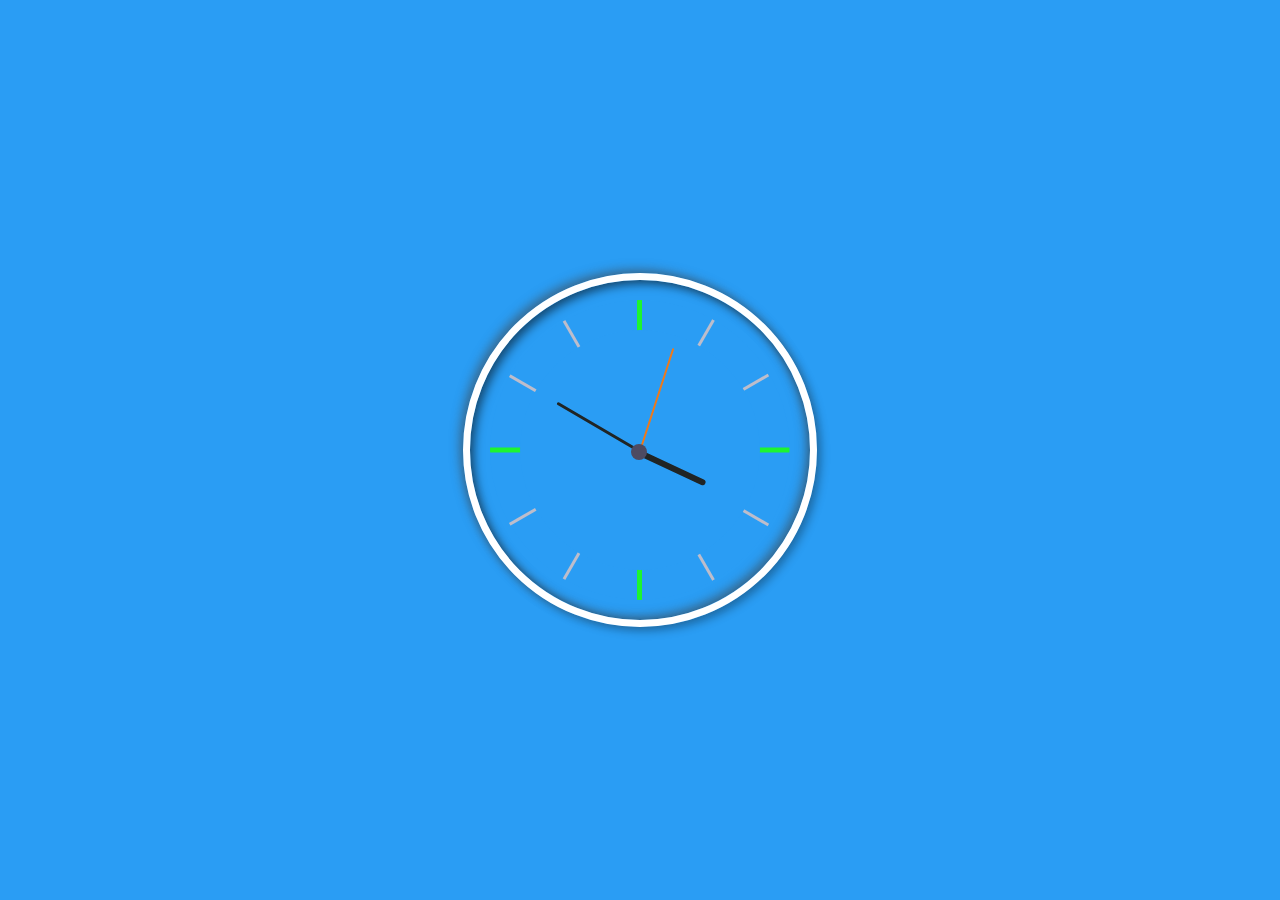
<file: aayush-meshram/index.html>
<html>
    <head>
        <link rel="stylesheet" href="style.css">
      </head>
    <body>
        <div class="clock">
            <div class="outer-clock-face">
              <div class="marking marking-one"></div>
              <div class="marking marking-two"></div>
              <div class="marking marking-three"></div>
              <div class="marking marking-four"></div>
              <div class="inner-clock-face">
                <div class="hand hour-hand"></div>
                <div class="hand min-hand"></div>
                <div class="hand second-hand"></div>
              </div>
            </div>
          </div>
    </body>
    <script src="script.js"></script>
</html>
</file>
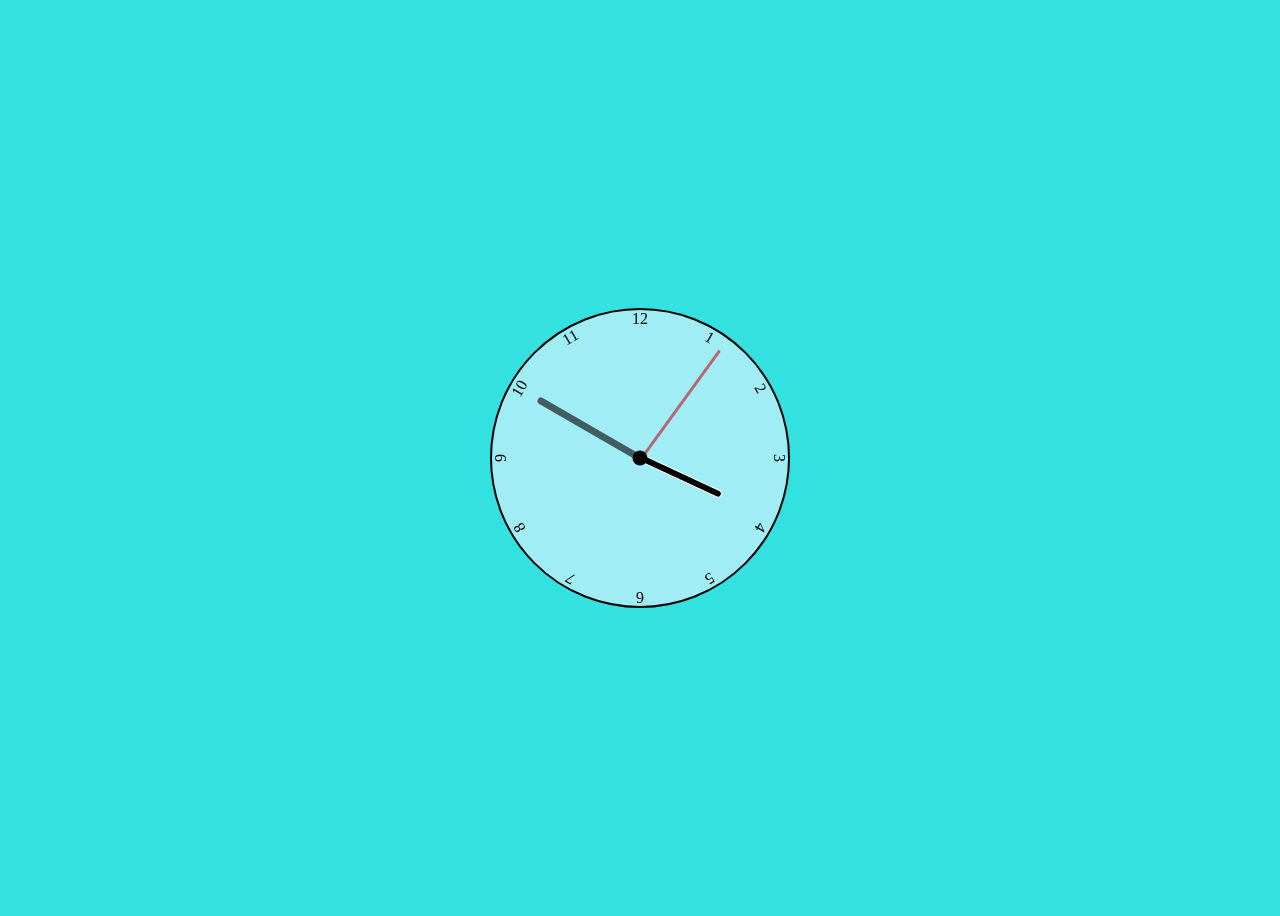
<file: arunkumar/index.html>
<!DOCTYPE html>
<html lang="en">
<head>
    <meta charset="UTF-8">
    <meta http-equiv="X-UA-Compatible" content="IE=edge">
    <meta name="viewport" content="width=device-width, initial-scale=1.0">
    <link rel="stylesheet" href="index.css">
    <script src="index.js"></script>

    <title>Analog  Clock from the Scratch</title>
</head>
<body>
    <div class = "circle">
        <div id = "hour"></div>
        <div id="minute"></div>
        <div id ="second"></div>
        <div class="number number1">1</div>
        <div class="number number2">2</div>
        <div class="number number3">3</div>
        <div class="number number4">4</div>
        <div class="number number5">5</div>
        <div class="number number6">6</div>
        <div class="number number7">7</div>
        <div class="number number8">8</div>
        <div class="number number9">9</div>
        <div class="number number10">10</div>
        <div class="number number11">11</div>
        <div class="number number12">12</div>
    </div>
</body>
</html>
</file>
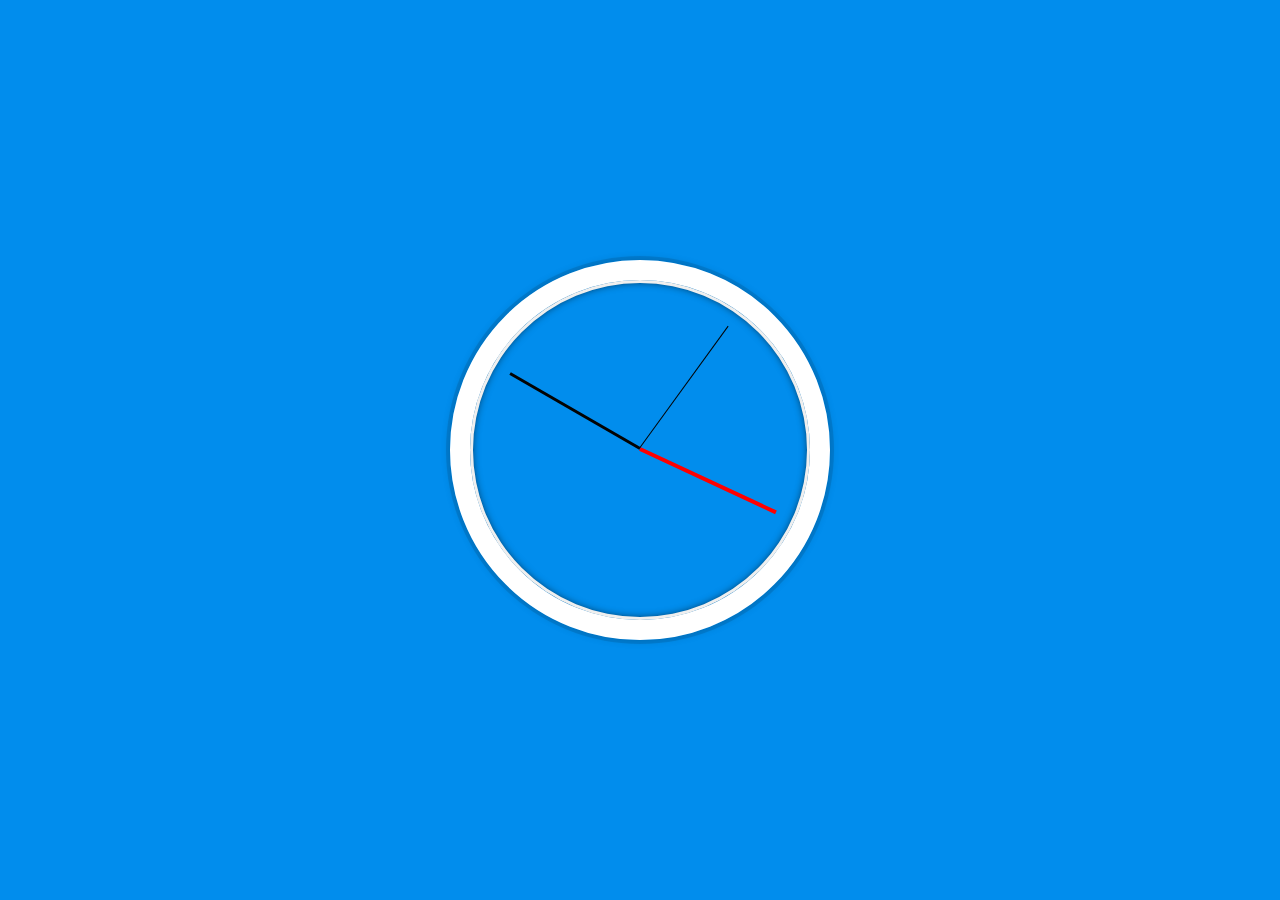
<file: ritik/index.html>
<!DOCTYPE html>
<html lang="en">

<head>
    <meta charset="UTF-8">
    <title>Tick-Tock Clock</title>
    <link rel="icon" href="https://fav.farm/🔥" />
    <style>

html {
      background: #018DED url(https://unsplash.it/1500/1000?image=881&blur=5);
      background-size: cover;
      font-family: 'helvetica neue';
      text-align: center;
      font-size: 10px;
    }

body {
    margin: 0;
    font-size: 2rem;
    display: flex;
    flex: 1;
    min-height: 100vh;
    align-items: center;
    }

.clock {
    width: 30rem;
    height: 30rem;
    border: 20px solid white;
    border-radius: 50%;
    margin: 50px auto;
    position: relative;
    padding: 2rem;
    box-shadow:
        0 0 0 4px rgba(0,0,0,0.1),
        inset 0 0 0 3px #EFEFEF,
        inset 0 0 10px black,
        0 0 10px rgba(0,0,0,0.2);
    }

.clock-face {
    position: relative;
    width: 100%;
    height: 100%;
    transform: translateY(-3px); /* account for the height of the clock hands */
    }

.hand {
    transform-origin: right center; /* Updated center so that hands move about clock center */
    width: 50%;
    height: 6px;
    background: white;
    position: absolute;
    top: 50%;
    }

.hour-hand {
    height: 4px;
    background-color: red;
    }

.min-hand {
    height: 3px;
    background-color: rgb(3, 3, 3);
    }

.second-hand {
    height: 1px;
    background-color: rgb(3, 3, 4);
    }
    </style>

</head>

<body>


    <div class="clock">
        <div class="clock-face">
          <div class="hand hour-hand"></div>
          <div class="hand min-hand"></div>
          <div class="hand second-hand"></div>
        </div>
      </div>



    <script>
        function tickTock() {
    // First selecting hands using their respective class names using query selector
    const hourHand = document.querySelector('.hour-hand');
    const minuteHand = document.querySelector('.min-hand');
    const secondHand = document.querySelector('.second-hand');

    // Getting current time and updating the hands angle
    const date = new Date();
    const hour = date.getHours();
    const minute = date.getMinutes();
    const second = date.getSeconds();

    // Note that all below hands have 90 degrees added additionally, since they all start at 9'0 clock
    // Every hour, hour hand moves 30 degrees, and every 2 minutes it moves 1 degree
    var hoursAngle = (hour * 30) + (minute / 2) + 90;

    // Every minute, minute hand moves 6 degrees
    var minutesAngle = (minute * 6) + 90;

    // Every second, second hand moves 6 degrees
    var secondsAngle = (second * 6) + 90;

    // Rotating hands using css
    hourHand.style.transform = `rotate(${hoursAngle}deg)`;
    minuteHand.style.transform = `rotate(${minutesAngle}deg)`;
    secondHand.style.transform = `rotate(${secondsAngle}deg)`;
} 

// As the code loads, first update time and then do that same every 1 second
tickTock();
setInterval(tickTock, 1000);
    </script>
</body>

</html>
</file>
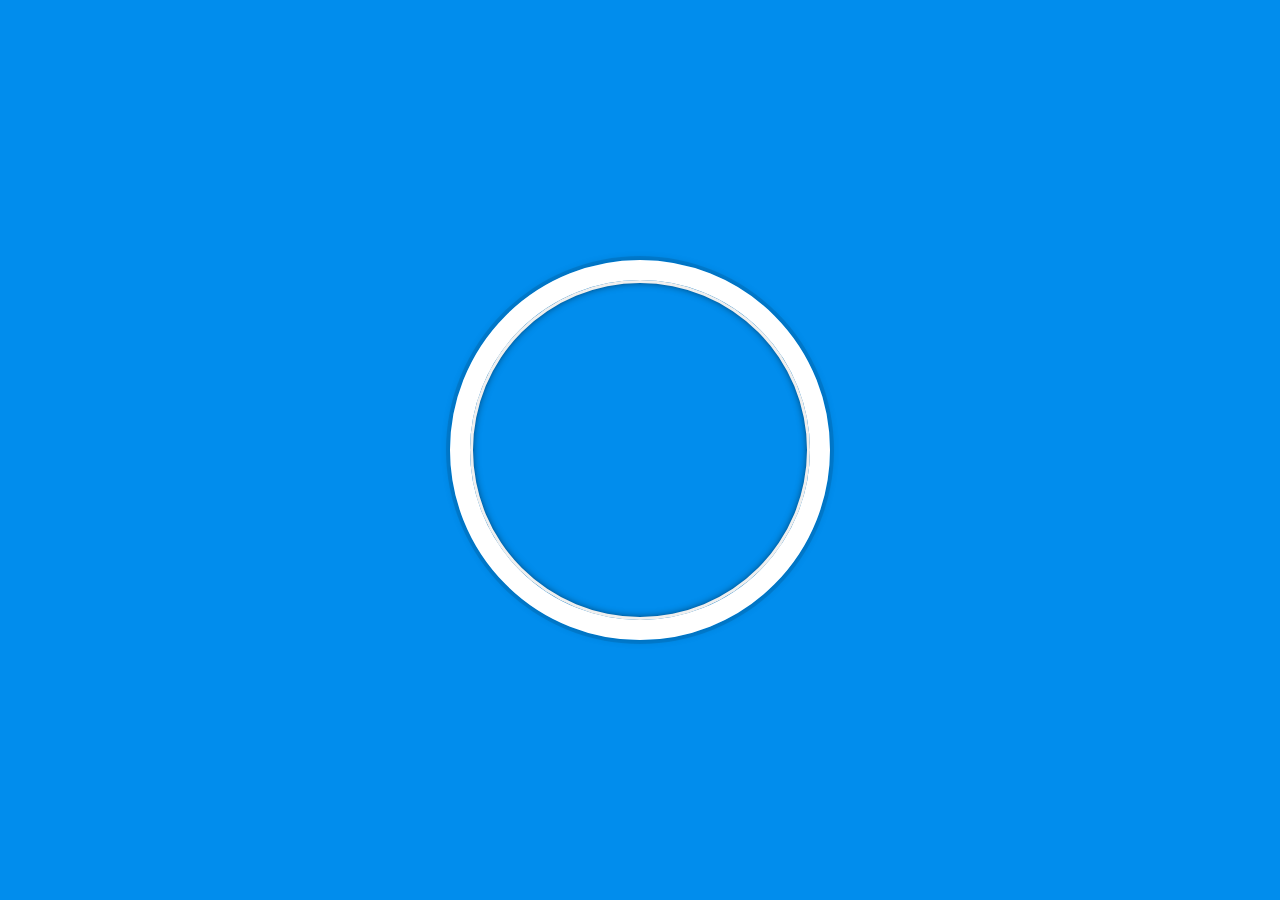
<file: tick-tock.html>
<!DOCTYPE html>
<html lang="en">

<head>
  <meta charset="UTF-8">
  <title>Tick-Tock Clock</title>
  <link rel="icon" href="https://fav.farm/🔥" />
</head>

<body>


  <div class="clock">
    <div class="clock-face">
      <div class="hand hour-hand"></div>
      <div class="hand minute-hand"></div>
      <div class="hand second-hand"></div>
    </div>
  </div>


  <style>
    html {
      background: #018DED url(https://unsplash.it/1500/1000?image=881&blur=5);
      background-size: cover;
      font-family: 'helvetica neue';
      text-align: center;
      font-size: 10px;
    }

    body {
      margin: 0;
      font-size: 2rem;
      display: flex;
      flex: 1;
      min-height: 100vh;
      align-items: center;
    }

    .clock {
      width: 30rem;
      height: 30rem;
      border: 20px solid white;
      border-radius: 50%;
      margin: 50px auto;
      position: relative;
      padding: 2rem;
      box-shadow:
        0 0 0 4px rgba(0, 0, 0, 0.1),
        inset 0 0 0 3px #EFEFEF,
        inset 0 0 10px black,
        0 0 10px rgba(0, 0, 0, 0.2);
    }

    .clock-face {
      position: relative;
      display: flex;
      width: 100%;
      height: 100%;
      transform: translateY(-3px);
      /* account for the height of the clock hands */
    }

      </style>

  <script>
    
  </script>
</body>
</html>
</file>
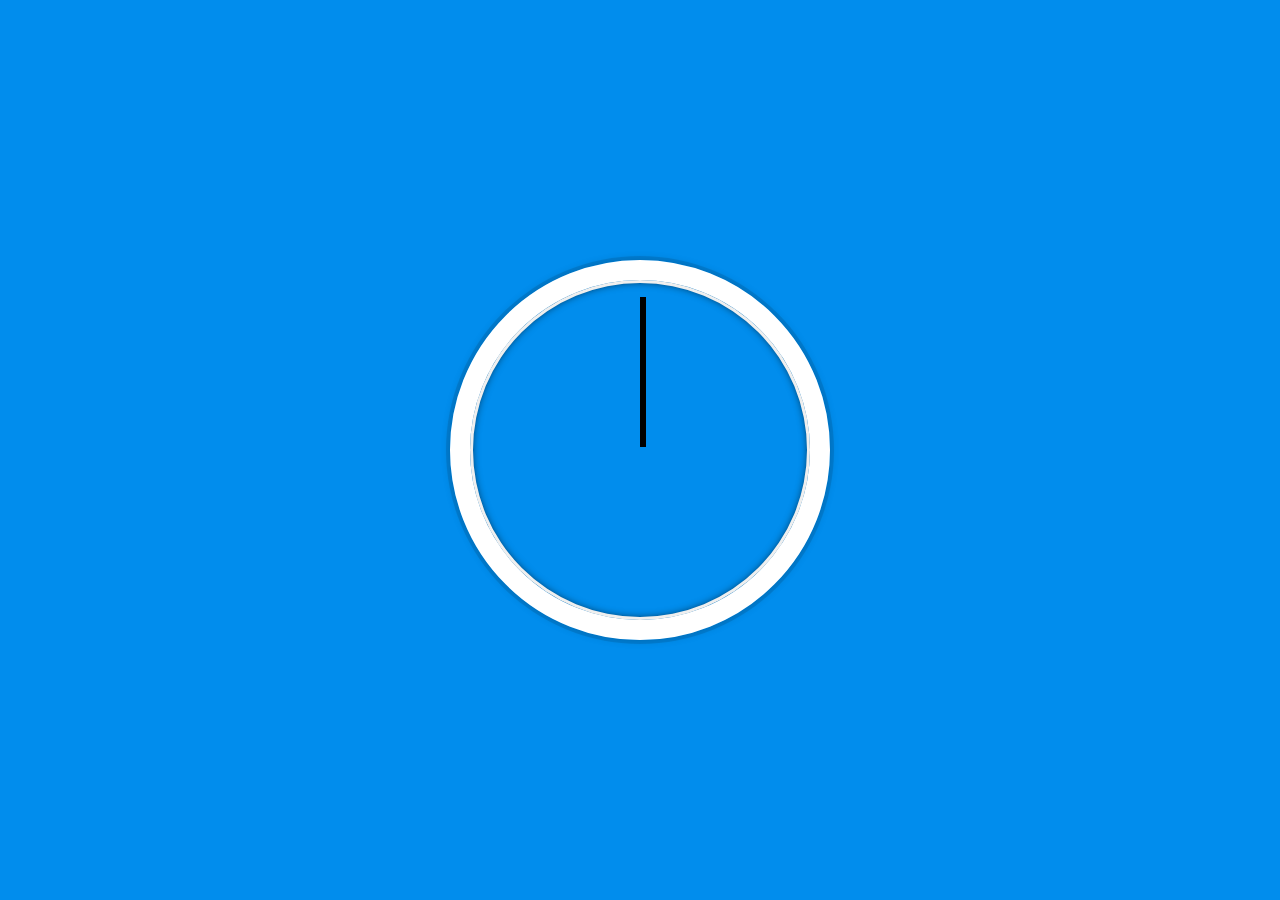
<file: ash/ash_ticktock.html>
<!DOCTYPE html>
<html lang="en">
<head>
  <meta charset="UTF-8">
  <title>Tick-Tock Clock</title>
  <link rel="icon" href="https://fav.farm/🔥" />
  <link rel="stylesheet" href="ash_ticktock.css">
</head>
<body>
    <div class="clock">
      <div class="clock-face">
        <div class="hand hour-hand"></div>
        <div class="hand min-hand"></div>
        <div class="hand second-hand"></div>
      </div>
    </div>
  
    <script src="ash_ticktock.js"></script>
</body>
</html>
</file>
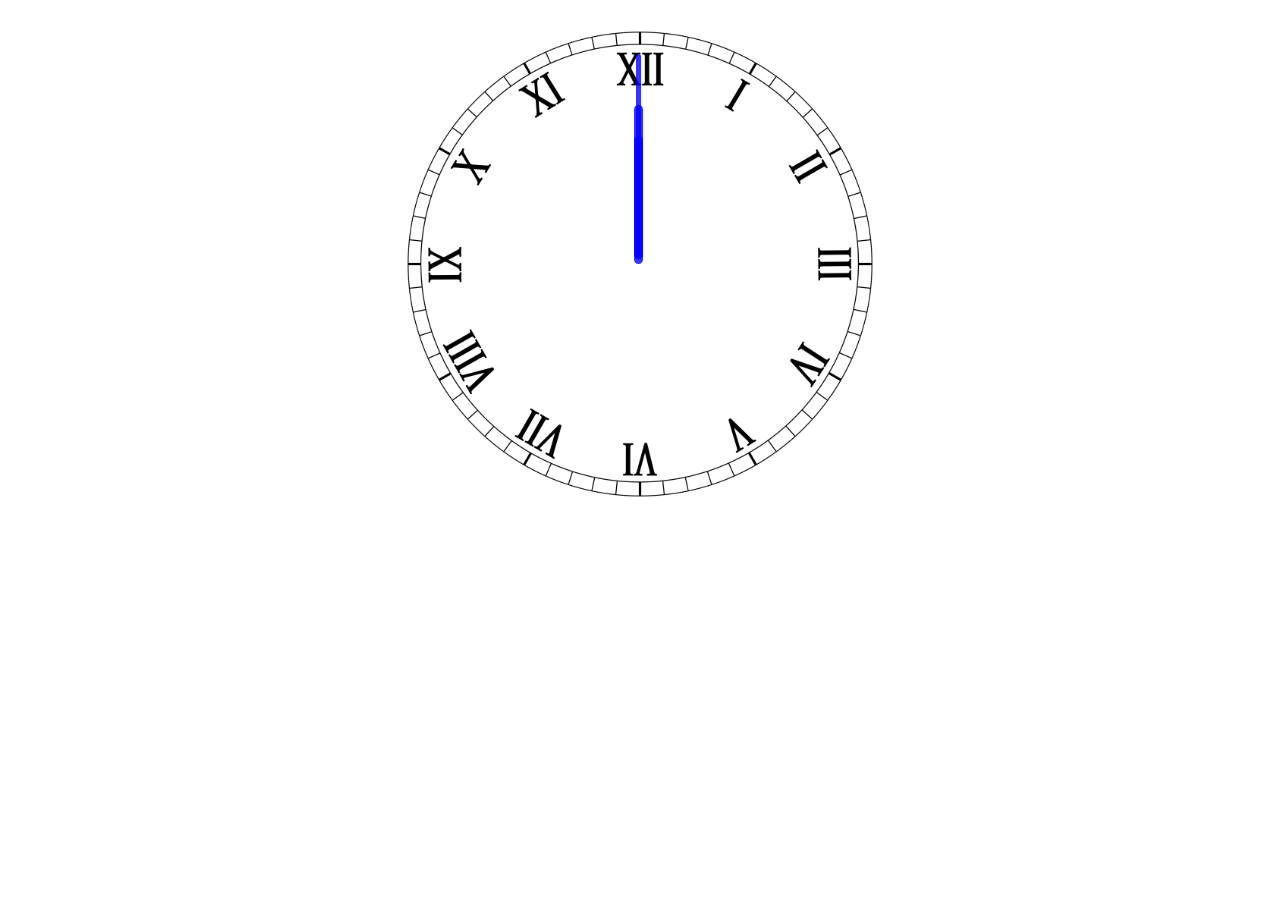
<file: harsh/clock.html>
<!DOCTYPE html>
<html lang="en">
<head>
	<link rel="stylesheet" href="style.css">
</head>
<script>
    setInterval(() => {
	d = new Date(); //object of date()
	hr = d.getHours();
	min = d.getMinutes();
	sec = d.getSeconds();
	hr_rotation = 30 * hr + min / 2; //converting current time
	min_rotation = 6 * min;
	sec_rotation = 6 * sec;
    
    // rotating the hour , min and second arms
	hour.style.transform = `rotate(${hr_rotation}deg)`;
	minute.style.transform = `rotate(${min_rotation}deg)`;
	second.style.transform = `rotate(${sec_rotation}deg)`;
}, 1000);

</script>
<body>
	<div id="clockContainer">
		<div id="hour"></div>
		<div id="minute"></div>
		<div id="second"></div>
	</div>
</body>
</html>
</file>
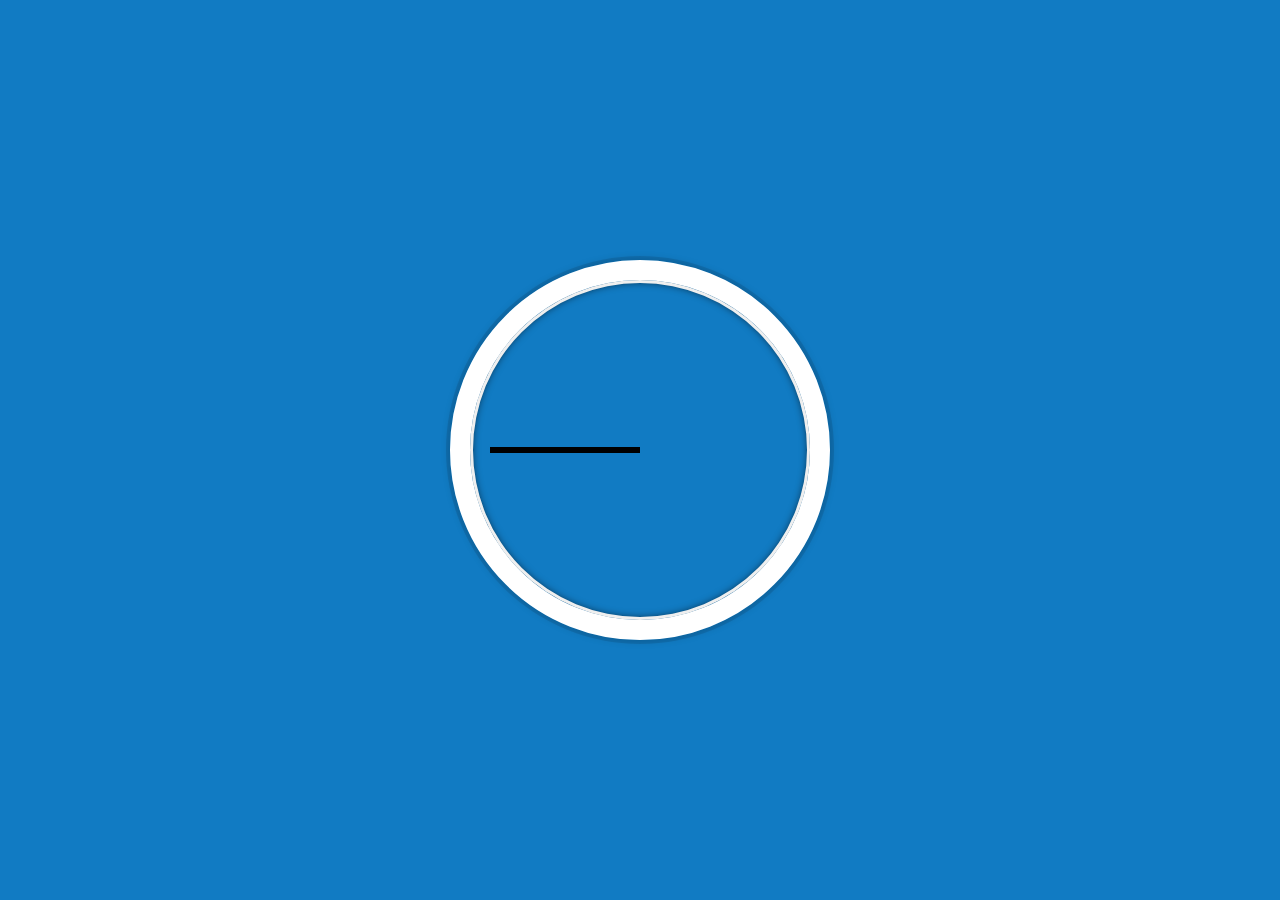
<file: pavan/clock.html>
<!DOCTYPE html>
<html lang="en">
<head>
  <meta charset="UTF-8">
  <title>Tick-Tock Clock</title>
  <link rel="icon" href="https://fav.farm/🔥" />
  <link rel="stylesheet" href="clock.css">
</head>
<body>


    <div class="clock">
      <div class="clock-face">
        <div class="hand hour-hand"></div>
        <div class="hand min-hand"></div>
        <div class="hand second-hand"></div>
      </div>
    </div>
    <script src="clock.js">
    </script>
</body>
</html>
</file>
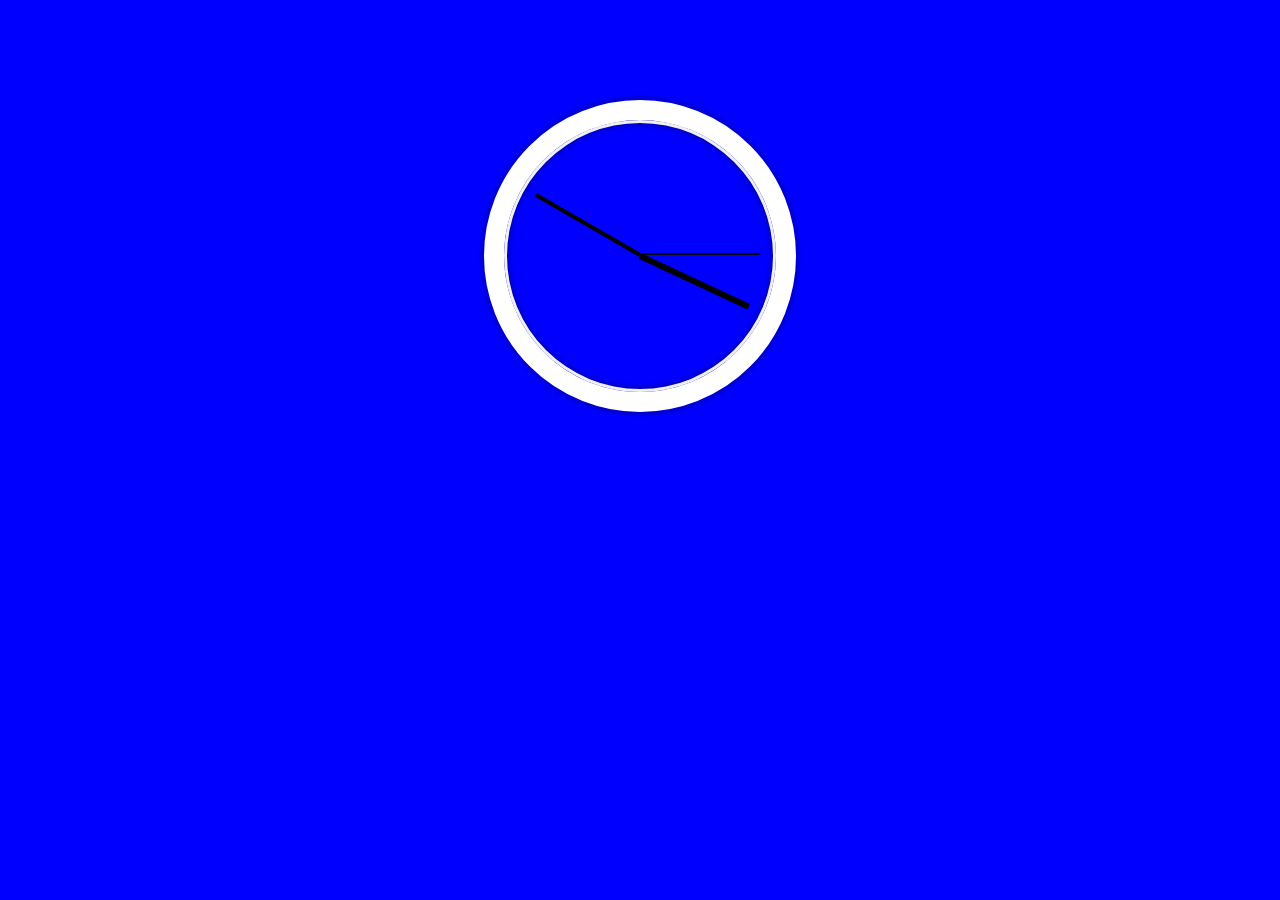
<file: pranav/pranav-clock.html>
<!DOCTYPE html>
<html lang="en">
<head>
  <meta charset="UTF-8">
  <title>Pranav's Tick-Tock Clock</title>
  <link rel="stylesheet" href="pranav-clock.css">
  
</head>
<body style="background-color: blue;">
    <div class="clock-rim">
      <div class="clock">
        <div class="hand" id="hour-hand"></div>
        <div class="hand" id="min-hand"></div>
        <div class="hand" id="second-hand"></div>
      </div>
    </div>  
</body>
<script src="pranav-clock.js"></script>
</html>
</file>
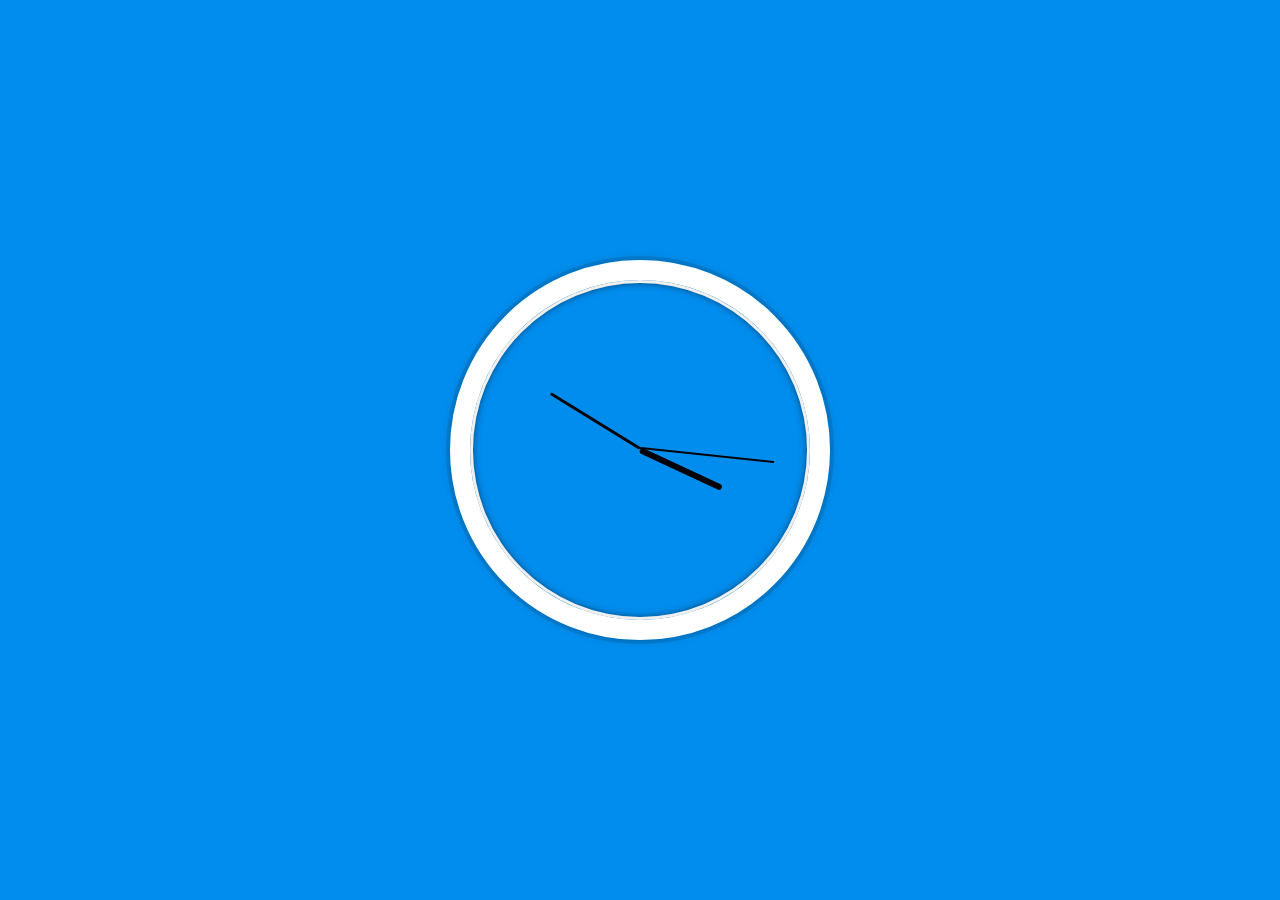
<file: Prithivi/clock.html>
<!DOCTYPE html>
<html lang="en">

<head>
  <meta charset="UTF-8">
  <title>Tick-Tock Clock</title>
  <link rel="icon" href="https://fav.farm/🔥" />
</head>

<body>


  <div class="clock">
    <div class="clock-face">
      <div class="hand hour-hand"></div>
      <div class="hand min-hand"></div>
      <div class="hand second-hand"></div>
    </div>
  </div>


  <style>
    html {
      background: #018DED url(https://unsplash.it/1500/1000?image=881&blur=5);
      background-size: cover;
      font-family: 'helvetica neue';
      text-align: center;
      font-size: 10px;
    }

    body {
      margin: 0;
      font-size: 2rem;
      display: flex;
      flex: 1;
      min-height: 100vh;
      align-items: center;
    }

    .clock {
      width: 30rem;
      height: 30rem;
      border: 20px solid white;
      border-radius: 50%;
      margin: 50px auto;
      position: relative;
      padding: 2rem;
      box-shadow:
        0 0 0 4px rgba(0, 0, 0, 0.1),
        inset 0 0 0 3px #EFEFEF,
        inset 0 0 10px black,
        0 0 10px rgba(0, 0, 0, 0.2);
    }

    .clock-face {
      position: relative;
      display: flex;
      width: 100%;
      height: 100%;
      transform: translateY(-3px);
      /* account for the height of the clock hands */
    }

    .hand {
      width: 50%;
      right: 50%;
      height: 6px;
      background: #000408;
      position: absolute;
      top: 50%;
      border-radius: 6px;
      transform: rotate(90deg);
      transform-origin: 100%;
      transition-timing-function: cubic-bezier(0.1, 2.7, 0.58, 1);
    }

    .hand.hour-hand {
      width: 30%;
      z-index: 3;
    }

    .hand.min-hand {
      height: 3px;
      z-index: 10;
      width: 35%;
    }

    .hand.second-hand {
      width: 45%;
      height: 2px;
    }
  </style>

  <script>
    function drawClock() {
      // Get current time
      var currentTime = new Date();
      var hour = currentTime.getHours();
      var minute = currentTime.getMinutes();
      var second = currentTime.getSeconds();
      console.log(minute)

      // Calculate angles
      var hourAngle = ((hour%12) * 30) + (minute / 2);
      var minuteAngle = (minute * 6) + (second / 10);
      var secondAngle = second * 6;

      // Get clock hands elements
      var hourHand = document.querySelector('.hour-hand');
      var minuteHand = document.querySelector('.min-hand');
      var secondHand = document.querySelector('.second-hand');

      // Rotate clock hands
      hourHand.style.transform = `rotate(${90+hourAngle}deg)`;
      minuteHand.style.transform = `rotate(${90+minuteAngle}deg)`;
      secondHand.style.transform = `rotate(${90+secondAngle}deg)`;

      // Update every second
      setTimeout(drawClock, 1000);
    }

    // Start the clock when the page loads
    window.addEventListener('DOMContentLoaded', drawClock);
  </script>
</body>

</html>
</file>
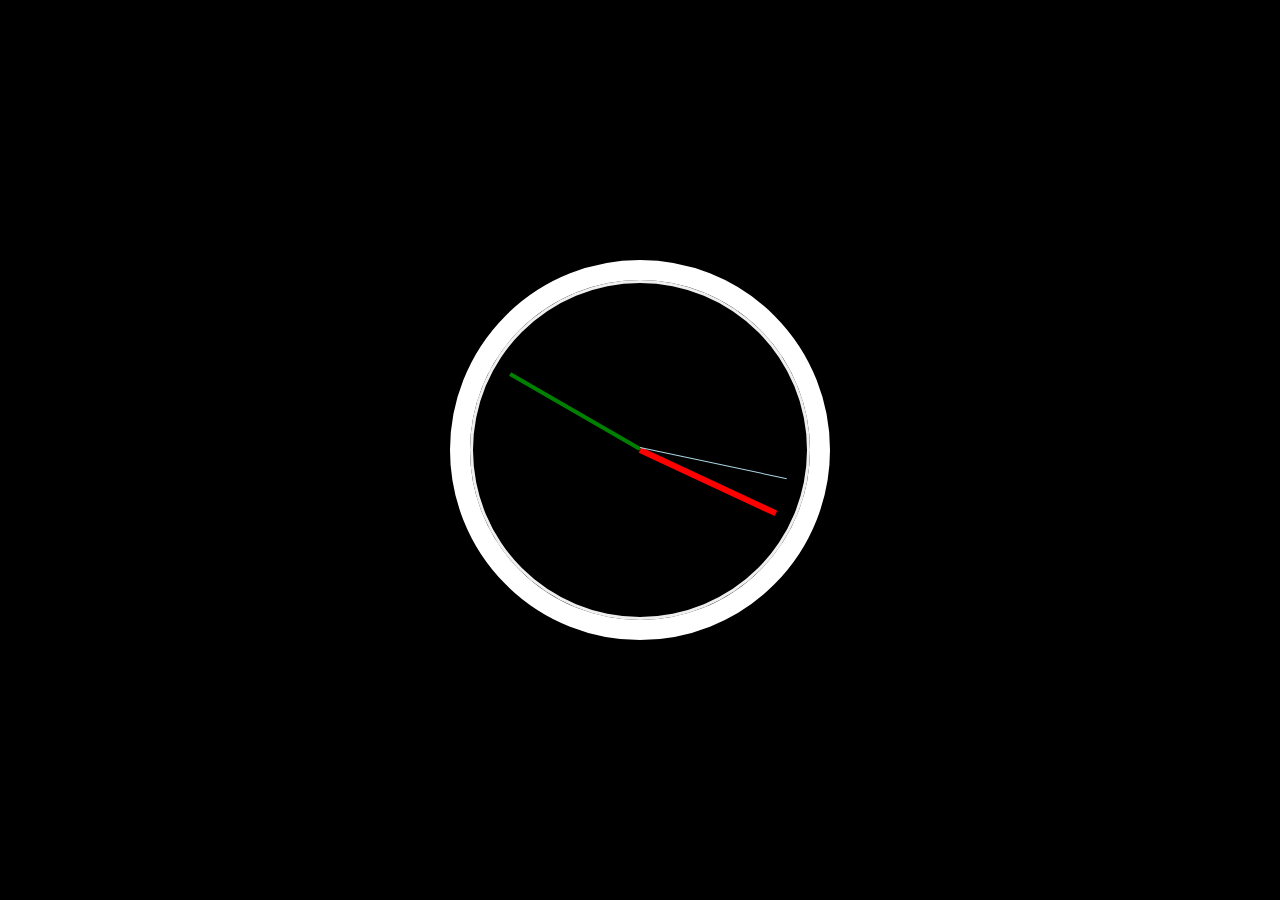
<file: sameer/tick-tock-sameer.html>
<!DOCTYPE html>
<html lang="en">
<head>
  <meta charset="UTF-8">
  <title>Tick-Tock Clock</title>
  <link rel="icon" href="https://fav.farm/🔥" />
  <link rel="stylesheet" href="tick-tock-sameer.css">
</head>
<body>


    <div class="clock">
      <div class="clock-face">
        <div class="hand hour-hand"></div>
        <div class="hand min-hand"></div>
        <div class="hand second-hand"></div>
      </div>
    </div>

  <script src="tick-tock-sameer.js"></script>
</body>
</html>
</file>
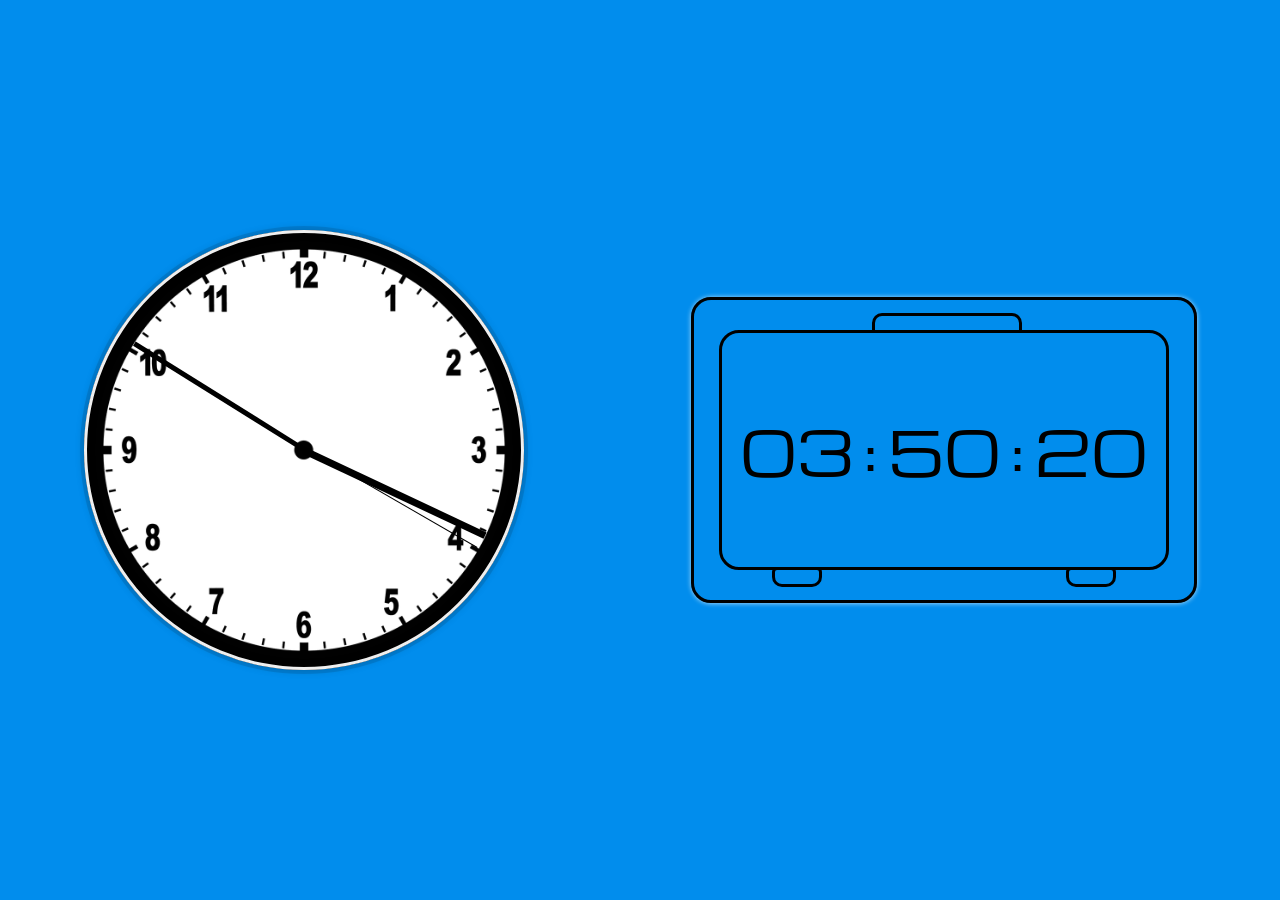
<file: saurabh_kumar_new/tick-tock.html>
<!DOCTYPE html>
<html lang="en">
<head>
  <meta charset="UTF-8">
  <title>Tick-Tock Clock</title>
  <link rel="icon" href="https://fav.farm/🔥" />
  <link rel="stylesheet" href="style.css">
</head>
<body>


    <div class="clock">
      <div class="clock-face">
        <div class="hand hour-hand"></div>
        <div class="hand min-hand"></div>
        <div class="hand second-hand"></div>
      </div>
    </div>

    <div class="digi-clock">
      <div class="digi-clk-face">
        <div class="digi-clk-handle"></div>
        <div class="time-text-wrapper">
          <div class="box hour-box"></div>
          <div class="box colon-box">:</div>
          <div class="box min-box"></div>
          <div class="box colon-box">:</div>
          <div class="box sec-box"></div>
        </div>
        <div class="foot foot-left"></div>
        <div class="foot foot-right"></div>
      </div>
      
    </div>


  <style>
    /* css code moved to separate stylesheet named as style.css */
  </style>

  <script src="tick-tock.js">
    

  </script>
</body>
</html>
</file>
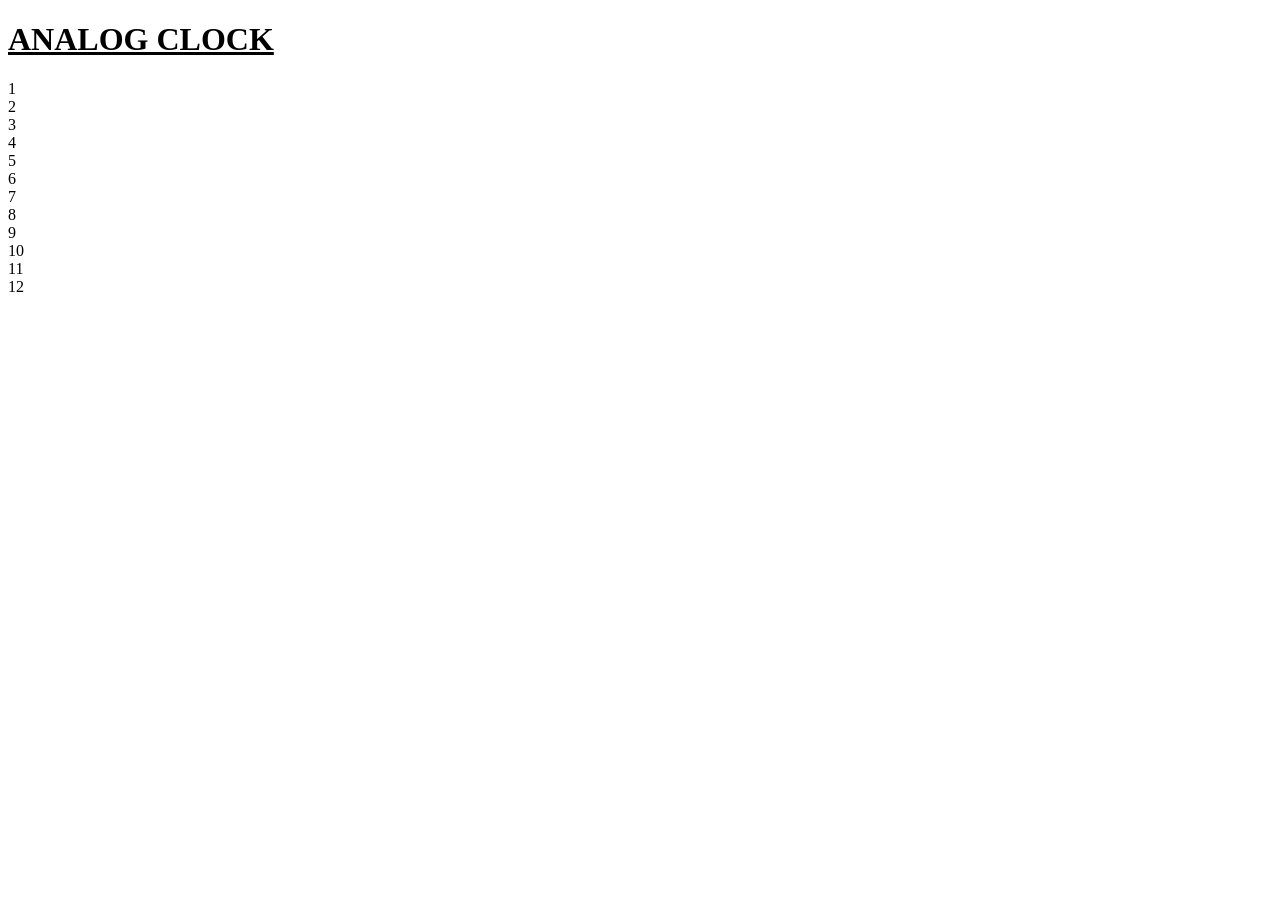
<file: Sumukha S/Clockh.html>
<!DOCTYPE html>
<html>

  <head>
    <title>Analog Clock</title>

  </head>

  <body>
    <h1>
      <u>ANALOG CLOCK</u>
    </h1>
    <div class="design">


      <div class="clock">
        <div class="hand hour-hand"></div>
        <div class="hand minute-hand"></div>
        <div class="hand second-hand"></div>
        <div class="clock-face"></div>
        <div class="hour hour1">1</div>
        <div class="hour hour2">2</div>
        <div class="hour hour3">3</div>
        <div class="hour hour4">4</div>
        <div class="hour hour5">5</div>
        <div class="hour hour6">6</div>
        <div class="hour hour7">7</div>
        <div class="hour hour8">8</div>
        <div class="hour hour9">9</div>
        <div class="hour hour10">10</div>
        <div class="hour hour11">11</div>
        <div class="hour hour12">12</div>
      </div>
    </div>


  </body>

</html>
</file>
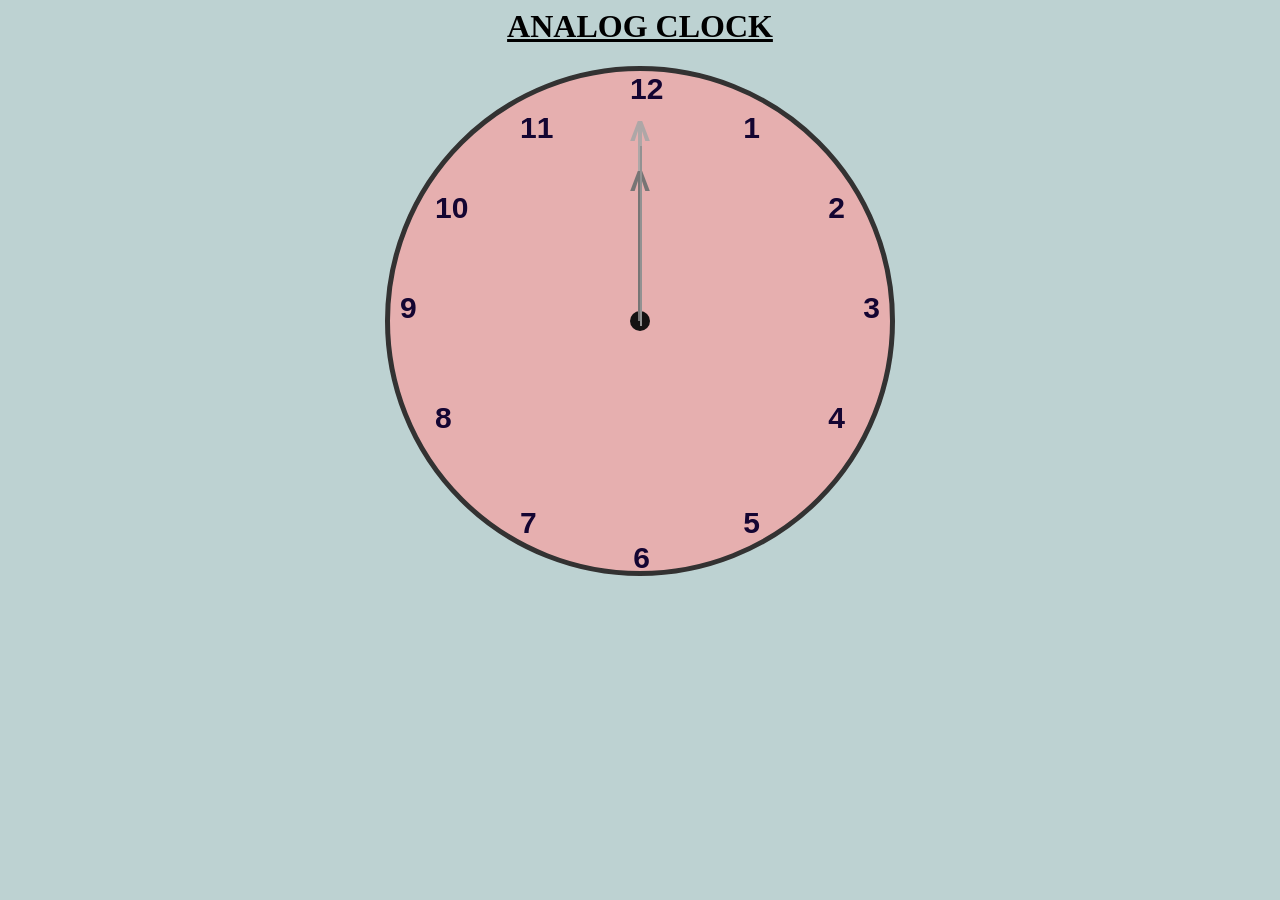
<file: tushar/clock.html>
<html>
    <head>
        <title>ANALOG CLOCK</title>
        <link rel="stylesheet" href="style.css">
        <script src="clock_logic.js"></script>
    </head>
    <body class="body">
        <u><h1 align="center">ANALOG CLOCK</h1></u>
        <div class="outline">
            <div class="point"></div>
            <div class="hour hour-1">1</div>
            <div class="hour hour-2">2</div>
            <div class="hour hour-3">3</div>
            <div class="hour hour-4">4</div>
            <div class="hour hour-5">5</div>
            <div class="hour hour-6">6</div>
            <div class="hour hour-7">7</div>
            <div class="hour hour-8">8</div>
            <div class="hour hour-9">9</div>
            <div class="hour hour-10">10</div>
            <div class="hour hour-11">11</div>
            <div class="hour hour-12">12</div>
            <div class="minute-hand-wrapper" id="minute_hand">
                <div class="minute-hand">
                    <div class="hand"></div>
                    <div class="arrow">V</div>
                </div>
            </div>

            <div class="hour-hand-wrapper" id="hour_hand">
                <div class="hour-hand">
                    <div class="hand"></div>
                    <div class="arrow">V</div>
                </div>
            </div>

            <div class="second-hand-wrapper" id="second_hand">
                <div class="second-hand">
                    <div class="hand"></div>
                </div>
            </div>
        </div>

    </body>
</html>
</file>
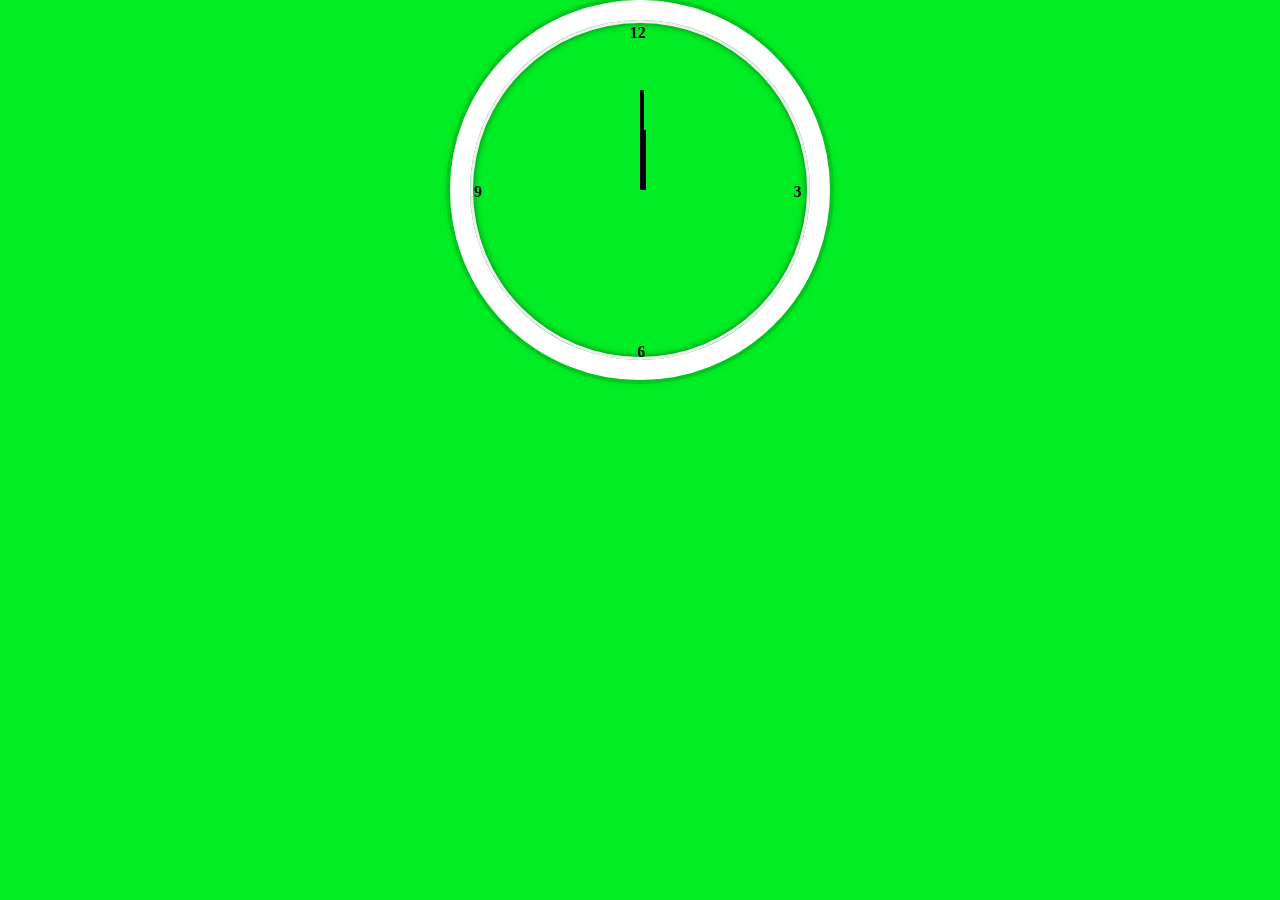
<file: yatish/ramtick-tock.html>
<!DOCTYPE html>
<html lang="en">
<head>
  <meta charset="UTF-8">
  <title>Tick-Tock Clock</title>
  <link rel="icon" href="https://fav.farm/🔥" />
  <link rel="stylesheet" href="ramtick-tock.css"/>
</head>
<body>


    <div class="clock">
      <div class="clock-face">
        <div class="hand hour-hand"></div>
        <div class="hand min-hand"></div>
        <div class="hand second-hand"></div>
      </div>
      <div class="numb">
        <div class="num twelve">12</div>
        <div class="num three">3</div>
        <div class="num six">6</div>
        <div class="num nine">9</div>
      </div>
    </div>


  <style>
    

  </style>

  <script src="ramtick-tock.js">
   

  </script>
</body>
</html>
</file>
<file: aayush-meshram/style.css>
html {
    background: #2a9df4;
    text-align: center;
    font-size: 10px;
  }
  
  body {
    margin: 0;
    font-size: 2rem;
    display: flex;
    flex: 1;
    min-height: 100vh;
    align-items: center;
  }
  
  .clock {
    width: 30rem;
    height: 30rem;
    border: 7px solid #FFF;
    box-shadow: -4px -4px 10px rgba(67,67,67,0.5),
                  inset 4px 4px 10px rgba(0,0,0,0.5),
                  inset -4px -4px 10px rgba(67,67,67,0.5),
                  4px 4px 10px rgba(0,0,0,0.3);
    border-radius: 50%;
    margin: 50px auto;
    position: relative;
    padding: 2rem;
   
  }
  
  .outer-clock-face {
    position: relative;
    width: 100%;
    height: 100%;
    border-radius: 100%;
    background: #2a9df4;
    
   
    overflow: hidden;
  }
  
  .outer-clock-face::after {
    -webkit-transform: rotate(90deg);
    -moz-transform: rotate(90deg);
    transform: rotate(90deg)
  }
  
  .outer-clock-face::before,
  .outer-clock-face::after,
  .outer-clock-face .marking{
    content: '';
    position: absolute;
    width: 5px;
    height: 100%;
    background: #1df52f;
    z-index: 0;
    left: 49%;
  }
  
  .outer-clock-face .marking {
    background: #bdbdcb;
    width: 3px;
  }
  
  .outer-clock-face .marking.marking-one {
    -webkit-transform: rotate(30deg);
    -moz-transform: rotate(30deg);
    transform: rotate(30deg)
  }
  
  .outer-clock-face .marking.marking-two {
    -webkit-transform: rotate(60deg);
    -moz-transform: rotate(60deg);
    transform: rotate(60deg);
  }
  
  .outer-clock-face .marking.marking-three {
    -webkit-transform: rotate(120deg);
    -moz-transform: rotate(120deg);
    transform: rotate(120deg)
  }
  
  .outer-clock-face .marking.marking-four {
    -webkit-transform: rotate(150deg);
    -moz-transform: rotate(150deg);
    transform: rotate(150deg)
  }
  
  .inner-clock-face {
    position: absolute;
    top: 10%;
    left: 10%;
    width: 80%;
    height: 80%;
    background: #2a9df4;
    -webkit-border-radius: 100%;
    -moz-border-radius: 100%;
    border-radius: 100%;
    z-index: 1;
  }
  
  .inner-clock-face::before {
    content: '';
    position: absolute;
    top: 50%;
    left: 50%;
    width: 16px;
    height: 16px;
    border-radius: 18px;
    margin-left: -9px;
    margin-top: -6px;
    background: #4d4b63;
    z-index: 11;
  }
  
  .hand {
    width: 50%;
    right: 50%;
    height: 6px;
    background: #202525;
    position: absolute;
    top: 50%;
    border-radius: 6px;
    transform-origin: 100%;
    transform: rotate(90deg);
    transition-timing-function: cubic-bezier(0.1, 2.7, 0.58, 1);
  }
  
  .hand.hour-hand {
    width: 30%;
    z-index: 3;
  }
  
  .hand.min-hand {
    height: 3px;
    z-index: 10;
    width: 40%;
  }
  
  .hand.second-hand {
    background: #ee791a;
    width: 45%;
    height: 2px;
  }
</file>
<file: arunkumar/index.css>
*,*::after,*::before{
    box-sizing: border-box;
}
body{
    background-color: rgb(51, 225, 225);
    display: flex;
    min-height: 100vh;
    justify-content: center;
    align-items: center;
    overflow: hidden;
}
.circle{
    width: 300px;
    height: 300px;
    background-color: rgba(189, 241, 250, 0.8);
    border-radius: 50%;
    border: 2px solid black;
    position: relative;
    margin: auto;
}
.circle .number {
    --rotation: 0;
    position:absolute;
    width: 100%;
    height: 100%;
    text-align: center;
    /* background-color: brown; */
    transform: rotate(var(--rotation));
}

.circle .number1{ --rotation: 30deg; }
.circle .number2{ --rotation: 60deg; }
.circle .number3{ --rotation: 90deg; }
.circle .number4{ --rotation: 120deg; }
.circle .number5{ --rotation: 150deg; }
.circle .number6{ --rotation: 180deg; }
.circle .number7{ --rotation: 210deg; }
.circle .number8{ --rotation: 240deg; }
.circle .number9{ --rotation: 270deg; }
.circle .number10{ --rotation: 300deg; }
.circle .number11{ --rotation: 330deg;}

#hour,#minute,#second{
    position: absolute; 
    background: black;
    /* border-radius: 10px; */
  
}

.circle::after{
    content:'';
    position: absolute;
    background-color: black;
    z-index:11;
    width: 15px;
    height: 15px;
    top:50%;
    left: 50%;
    transform: translate(-50%,-50%);
    border-radius: 50%;
}

#hour{
    width:8px;
    height: 30%;
    left:49%;
    bottom: 50%;
    /* top:18.5%; */
    opacity:1;
    transform-origin: bottom;
    border: 1px solid white;
    transform:translateX(-50%);
    border-top-left-radius: 10px;
    border-top-right-radius: 10px;
/*     display:none; */
    
}
#minute{
    width:7px;
    height: 40%;
    left:49%;
    bottom:50%;
    opacity:0.6;
    transform-origin: bottom;
    transform:translateX(-50%);
    border-top-left-radius: 10px;
    border-top-right-radius: 10px;
/*     display:none; */
}
#second{
    width:3px;
    height: 45%;
    left:50%;
    bottom:50%;
    background-color: rgba(195, 21, 36, 0.884);
    opacity: 0.7;
    transform-origin: bottom;
    transform:translateX(-50%);
    border-top-left-radius: 10px;
    border-top-right-radius: 10px;
/*     display:none; */
}
</file>
<file: ash/ash_ticktock.css>
html {
    background: #018DED url(https://unsplash.it/1500/1000?image=881&blur=5);
    background-size: cover;
    font-family: 'helvetica neue';
    text-align: center;
    font-size: 10px;
  }

  body {
    margin: 0;
    font-size: 2rem;
    display: flex;
    flex: 1;
    min-height: 100vh;
    align-items: center;
  }

  .clock {
    width: 30rem;
    height: 30rem;
    border: 20px solid white;
    border-radius: 50%;
    margin: 50px auto;
    position: relative;
    padding: 2rem;
    box-shadow:
      0 0 0 4px rgba(0,0,0,0.1),
      inset 0 0 0 3px #EFEFEF,
      inset 0 0 10px black,
      0 0 10px rgba(0,0,0,0.2);
  }

  .clock-face {
    position: relative;
    width: 100%;
    height: 100%;
    transform: translateY(-3px); /* account for the height of the clock hands */
  }

  .hand {
    width: 50%;
    height: 6px;
    background: black;
    position: absolute;
    
    transform-origin: bottom center;
  }

  .hour-hand {
    width:6px;
    height: 80px;
    left: 50%;
    bottom: 50%;
    margin: auto;
  }

  .min-hand {
    width:6px;
    height: 110px;
    left: 50%;
    bottom: 50%;
    margin: auto;
  }

  .second-hand {
    width:6px;
    height: 150px;
    left: 50%;
    bottom: 50%;
    margin: auto;
  }
</file>
<file: harsh/style.css>
#clockContainer {
	position: relative;
	margin: auto;
	height: 40vw;
	width: 40vw;
	background: url(img.png) no-repeat;
	background-size: 100%;
}

#hour,
#minute,
#second {
	position: absolute;
	background: blue;
	border-radius: 10px;
	transform-origin: bottom;
}

#hour {
	width: 1.8%;
	height: 25%;
	top: 25%;
	left: 48.85%;
	opacity: 0.8;
}

#minute {
	width: 1.6%;
	height: 30%;
	top: 19%;
	left: 48.9%;
	opacity: 0.8;
}

#second {
	width: 1%;
	height: 40%;
	top: 9%;
	left: 49.25%;
	opacity: 0.8;
}
</file>
<file: pavan/clock.css>
html {
    background: #117bc3 ;
    background-size: cover;
    font-family: 'helvetica neue';
    text-align: center;
    font-size: 10px;
  }

  body {
    margin: 0;
    font-size: 2rem;
    display: flex;
    flex: 1;
    min-height: 100vh;
    align-items: center;
  }

  .clock {
    width: 30rem;
    height: 30rem;
    border: 20px solid white;
    border-radius: 50%;
    margin: 50px auto;
    position: relative;
    padding: 2rem;
    box-shadow:
      0 0 0 4px rgba(0,0,0,0.1),
      inset 0 0 0 3px #EFEFEF,
      inset 0 0 10px black,
      0 0 10px rgba(0,0,0,0.2);
  }

  .clock-face {
    position: relative;
    width: 100%;
    height: 100%;
    transform: translateY(-3px); /* account for the height of the clock hands */
  }

  .hand {
    width: 50%;
    height: 6px;
    background: black;
    position: absolute;
    transform-origin: right center;
    top: 50%;
  }
</file>
<file: pranav/pranav-clock.css>
.clock-rim {
    width: 15rem;
    height: 15rem;
    border: 20px solid white;
    border-radius: 100%;
    margin: 100px auto;
    position: relative;
    padding: 1rem;
    box-shadow:
        0 0 0 4px rgba(0,0,0,0.1),
        inset 0 0 0 3px #EFEFEF,
        inset 0 0 10px black,
        0 0 10px rgba(0,0,0,0.2);
    }

.clock {
    position: relative;
    width: 100%;
    height: 100%;
    transform: translateY(-3px);
}

.hand {
    transform-origin: right center; 
    width: 50%;
    height: 6px;
    background: white;
    position: absolute;
    top: 50%;
}

#hour-hand {
    height: 6px;
    background-color: black;
}

#min-hand {
    height: 4px;
    background-color: black;
}

#second-hand {
    height: 2px;
    background-color: black;
}
</file>
<file: sameer/tick-tock-sameer.css>
html {
    background: black;
    background-size: cover;
    font-family: 'helvetica neue';
    text-align: center;
    font-size: 10px;
    }

body {
    margin: 0;
    font-size: 2rem;
    display: flex;
    flex: 1;
    min-height: 100vh;
    align-items: center;
    }

.clock {
    width: 30rem;
    height: 30rem;
    border: 20px solid white;
    border-radius: 50%;
    margin: 50px auto;
    position: relative;
    padding: 2rem;
    box-shadow:
        0 0 0 4px rgba(0,0,0,0.1),
        inset 0 0 0 3px #EFEFEF,
        inset 0 0 10px black,
        0 0 10px rgba(0,0,0,0.2);
    }

.clock-face {
    position: relative;
    width: 100%;
    height: 100%;
    transform: translateY(-3px); /* account for the height of the clock hands */
    }

.hand {
    transform-origin: right center; /* Updated center so that hands move about clock center */
    width: 50%;
    height: 6px;
    background: white;
    position: absolute;
    top: 50%;
    }

/* Updated width and color of hands to tell them apart */ 
.hour-hand {
    height: 6px;
    background-color: red;
    }

.min-hand {
    height: 4px;
    background-color: green;
    }

.second-hand {
    height: 1px;
    background-color: lightblue;
    }
</file>
<file: saurabh_kumar_new/style.css>
@import url('https://fonts.googleapis.com/css2?family=Bodoni+Moda&family=Jura:wght@300&family=Michroma&family=Monomaniac+One&family=Orbitron&family=ZCOOL+QingKe+HuangYou&display=swap');
html {
    background: #018DED url(https://unsplash.it/1500/1000?image=881&blur=5);
    background-size: cover;
    font-family: 'helvetica neue';
    text-align: center;
    font-size: 10px;
  }

  body {
    margin: 0;
    font-size: 2rem;
    display: flex;
    flex: 1;
    min-height: 100vh;
    align-items: center;
    justify-content: space-around;
  }

  .clock {
    background: url("clk2.gif");
    background-position: center;
    background-size: cover;

    width: 40rem;
    height: 40rem;
    border-radius: 50%;
    /* margin: 50px auto; */
    position: relative;
    padding: 2rem;
    box-shadow:
      0 0 0 4px rgba(0,0,0,0.1),
      inset 0 0 0 3px #EFEFEF,
      inset 0 0 10px black,
      0 0 10px rgba(0,0,0,0.2);
  }

  .clock-face {
    position: relative;
    width: 100%;
    height: 100%;
    transform: translateY(-3px); /* account for the height of the clock hands */
  }

  .hand {
    width: 50%;
    background: black;
    position: absolute;
    top: 50%;
    transform-origin: right;
  }

  .hour-hand {
    height: 7px;
    transform: rotate(-90deg);
  }

  .min-hand {
    height: 5px;
    transform: rotate(60deg);

  }

  .second-hand {
    height: 1px;
    transform: rotate(170deg);
  }

  /* digital clock styling */

  .digi-clock {
    width: 50rem;
    height: 30rem;
    /* background-color: cyan; */
    border: 3px solid #000;
    border-radius: 1em;
    box-shadow: 0.1px 0.3px 5px rgba(255, 255, 255, 0.709);

    display: flex;
    align-items: center;
    justify-content: center;

    /* font-family: 'Bodoni Moda', serif; */
    font-family: 'Michroma', sans-serif;
    /* font-family: 'Monomaniac One', sans-serif; */
    /* font-family: 'Orbitron', sans-serif; */
    /* font-family: 'ZCOOL QingKe HuangYou', sans-serif; */
    /* font-family: 'Jura', sans-serif; */
  }

  .digi-clk-handle {
    width: 15rem;
    height: 2rem;
    border: 3px solid;
    border-radius: 1rem 1rem 0 0;
    box-sizing: border-box;

    position: absolute;
    top: -2rem;
    left: 15rem;
  }

  .digi-clk-face {
    width: 90%;
    height: 80%;
    border: 3px solid;
    border-radius: 1em;
    box-sizing: border-box;

    position: relative;
    display: flex;
    align-items: center;
    justify-content: center;
  }

  .foot {
    width: 5rem;
    height: 2rem;
    border: 3px solid;
    border-radius: 0.5rem 0.5rem 1rem 1rem;

    position: absolute; 
    bottom: -2rem;   
    box-sizing: border-box;

  }

  .foot-left {
    left: 5rem;
  }

  .foot-right {
    right: 5rem;
  }

  .time-text-wrapper {
    width: 100%;
    height: 50%;

    display: flex;
    align-items: center;
    justify-content: center;   
    gap: 1rem;
  }

  .box {
    width: fit-content;
    height: 100%;
    font-size: 6rem;

    display: flex;
    align-items: center;
  }
</file>
<file: tushar/style.css>
body{
    font-style:Arial, Helvetica,sans-serif;
    font-family: 'Segoe UI', Tahoma, Geneva, Verdana, sans-serif;
    background-color: rgb(189, 210, 210);
}

h1{
    font-family: 'Times New Roman', Times, serif;
}

.outline
{
    width: 500px;
    height:500px;
    border:5px solid rgb(51, 50, 50);
    border-radius: 50%;
    margin:0 auto;
    position:relative;
    background-color: rgb(230, 175, 175);
}

.point
{
    width: 20px;
    height:20px;
    background-color: rgb(21, 19, 19);
    border-radius: 50%;
    position: absolute;
    top:240px;
    right: 240px;
}

.hour
{
    font-size: 30px;
    color: rgb(20, 5, 50);
    font-weight: bold;
    position: absolute;
}

.hour-1
{
    position:absolute;
    top:40px;
    right:130px;
    
}

.hour-2
{
    top:120px; 
    right:45px;
}

.hour-3
{
    top:220px; 
    right:10px;
    
}

.hour-4
{
    top:330px; 
    right:45px;
}

.hour-5
{
    top:435px;
    right:130px;
}

.hour-6
{
    top:470px;
    right:240px;
 
}

.hour-7
{
    top:435px;
    left:130px;
}

.hour-8
{
    top:330px;
    left:45px;
}

.hour-9
{
    top:220px;
    left:10px;
   
}

.hour-10
{
    top:120px;
    left:45px;
}

.hour-11
{
    top:40px;
    left:130px;
}

.hour-12
{
    bottom:465px;
    left:240px;
    
}

.minute-hand-wrapper
{
    width: 400px;
    height: 400px;
    position: absolute;
    top: 50px;
    left: 50px;
    border-radius: 50%;
}

.minute-hand
{
    position: relative;
}

.minute-hand .hand
{
    width: 4px;
    height: 200px;
    background-color: rgb(174, 167, 167);
    position: absolute;
    right:198px;    
}

.minute-hand .arrow
{
    font-size: 30px;
    font-weight: bold;
    color: rgb(174, 167, 167);
    transform: rotate(180deg);
    position: absolute;
    left:190px;
    top:-7px;
}

.hour-hand-wrapper
{
    width: 300px;
    height: 300px;
    position: absolute;
    top: 100px;
    left: 100px;
    border-radius: 50%;
}

.hour-hand
{
    position: relative;
}

.hour-hand .hand
{
    width: 4px;
    height: 150px;
    background-color: rgb(119, 117, 117);
    position: absolute;
    left:148px
}

.hour-hand .arrow
{
    font-size: 30px;
    font-weight: bold;
    color: rgb(119, 117, 117);
    transform: rotate(180deg);
    position: absolute;
    left:140px;
    top:-7px;
}

.second-hand-wrapper
{
    width: 350px;
    height: 350px;
    position: absolute;
    top: 75px;
    left: 75px;
    border-radius: 50%;
}

.second-hand
{
    position: relative;
}

.second-hand .hand
{
    width: 2px;
    height: 180px;
    background-color: rgb(146, 146, 146);
    position: absolute;
    left:175px; 
}
</file>
<file: yatish/ramtick-tock.css>
html {
    background: #01ed24 url(https://unsplash.it/1500/1000?image=881&blur=5);
    background-size: cover;
    font-family: 'helvetica neue';
    text-align: center;
    font-size: 10px;
  }

  body {
    margin: 0;
    font-size: 2rem;
    /*border-color: black;*/
    /*display: flex;
    flex: 1;*/
    min-height: 100vh;
    /*align-items: center;*/
  }

  .clock {
    width: 30rem;
    height: 30rem;
    border: 20px solid white;
    border-radius: 50%;
    margin: auto;
    position: relative;
    padding: 2rem;
    box-shadow:
      0 0 0 4px rgba(0,0,0,0.1),
      inset 0 0 0 3px #EFEFEF,
      inset 0 0 10px black,
      0 0 10px rgba(0,0,0,0.2);
  }

  .clock-face {
    position: relative;
    width: 100%;
    height: 100%;
    border:#090c09;
    /*transform: translateX(0px); account for the height of the clock hands */
  }
 
  .hand {
    width: 50%;
    height: 6px;
    background: black;
    position: absolute;
    transform-origin: bottom center;
  }
 .hour-hand{
    width:6px;
    
    height:60px;
    left:50%;
    bottom:50%;
    margin:auto;
    
  }
  .min-hand{
    width:4px;
    height:100px;
    left:50%;
    bottom:50%;
    margin:auto;
  }
  .second-hand{
    
    width:2px;
    height:100px;
    left:50%;
    bottom:50%;
    margin:auto;
  }
  .num {
  position: absolute;
  height: 1em;
  width: 1em;
  font-size: 16px;
  font-weight: bold;
  text-align: center;
  }
.twelve {
  
  top: 0.25em; 
  right: 47%;
  bottom: 95%; left: 47%;
}

.three {
  top: 48%; right: 0%;
  bottom: 48%; left: 94%;
}

.six {
  top: 95%; right: 47%;
  bottom: 1em; left: 48%;
}

.nine {
  top: 48%; right: 0%;
  bottom: 48%; left: 0%;
}
</file>
